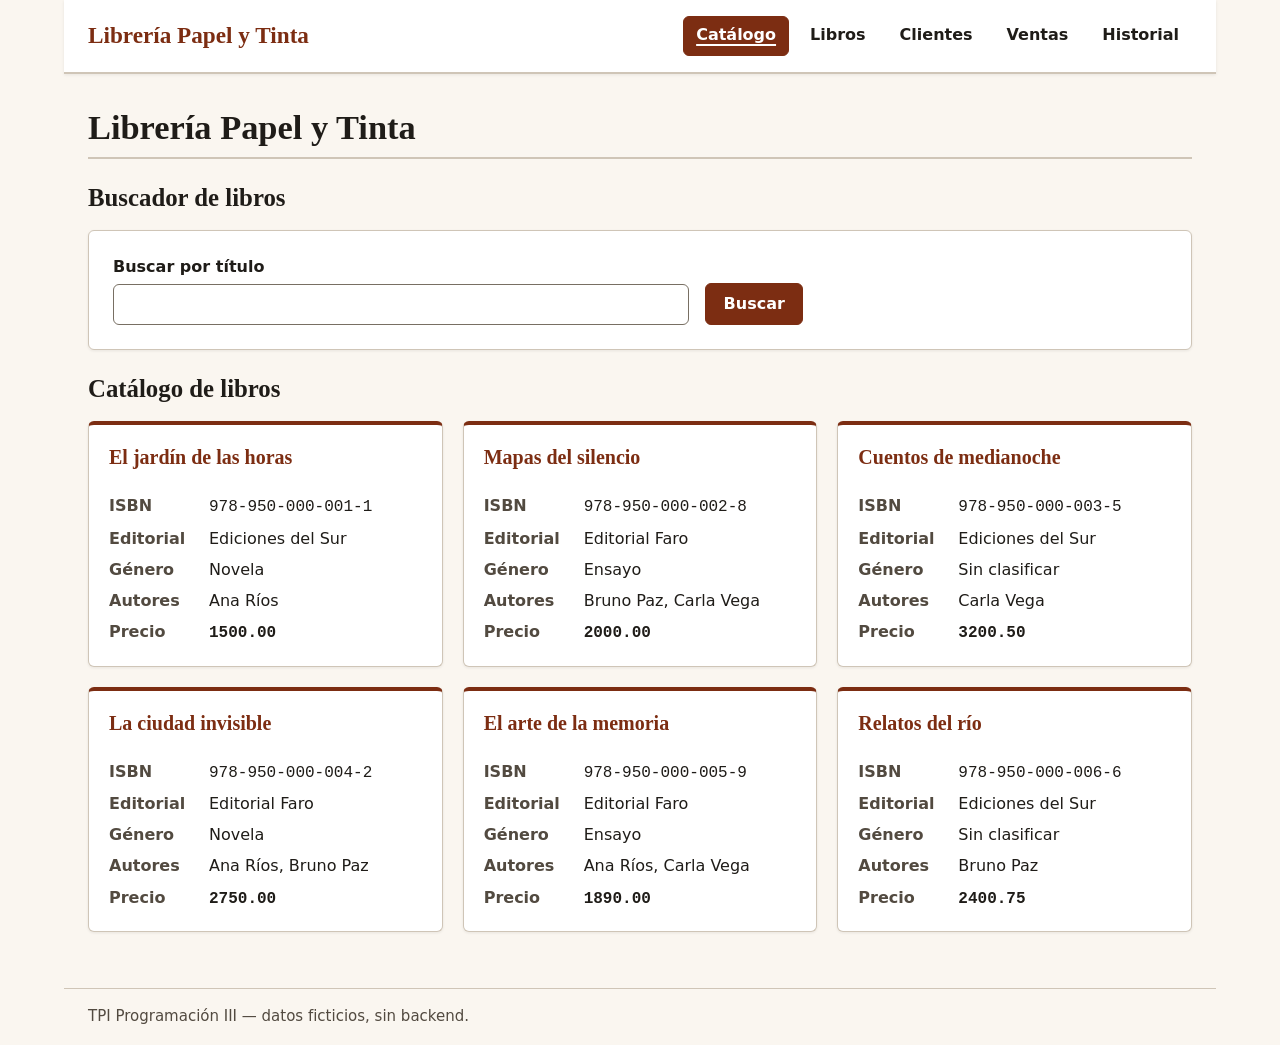
<file: frontend/index.html>
<!doctype html>
<html lang="es">
<head>
  <meta charset="utf-8">
  <meta name="viewport" content="width=device-width, initial-scale=1.0">
  <title>Catálogo — Librería Papel y Tinta</title>
  <link rel="stylesheet" href="css/estilos.css">
</head>
<body data-vista="catalogo">
  <a class="salto" href="#contenido">Saltar al contenido</a>

  <header class="encabezado">
    <p class="encabezado__marca"><a href="index.html">Librería Papel y Tinta</a></p>
    <nav aria-label="Principal">
      <ul>
        <li><a href="index.html" aria-current="page">Catálogo</a></li>
        <li><a href="libros.html">Libros</a></li>
        <li><a href="clientes.html">Clientes</a></li>
        <li><a href="ventas.html">Ventas</a></li>
        <li><a href="historial.html">Historial</a></li>
      </ul>
    </nav>
  </header>

  <main id="contenido" tabindex="-1">
    <h1>Librería Papel y Tinta</h1>

    <section aria-labelledby="titulo-busqueda">
      <h2 id="titulo-busqueda">Buscador de libros</h2>
      <form id="catalogo-busqueda" role="search" action="index.html" method="get">
        <div class="campo">
          <label for="catalogo-buscar">Buscar por título</label>
          <input type="search" id="catalogo-buscar" name="busqueda" spellcheck="false">
        </div>
        <button type="submit">Buscar</button>
      </form>
    </section>

    <section aria-labelledby="titulo-catalogo">
      <h2 id="titulo-catalogo">Catálogo de libros</h2>

      <p id="catalogo-mensaje-vacio" class="mensaje mensaje--info" data-estado="vacio" role="status" hidden>
        No hay libros en el catálogo.
      </p>
      <p id="catalogo-mensaje-sin-resultados" class="mensaje mensaje--info" data-estado="sin-resultados" role="status" hidden>
        No se encontraron libros con ese título.
      </p>

      <ul id="catalogo-lista" class="catalogo-lista">
        <li data-libro-id="1">
          <article class="tarjeta-libro">
            <h3 data-campo="titulo">El jardín de las horas</h3>
            <dl>
              <dt>ISBN</dt>
              <dd data-campo="isbn">978-950-000-001-1</dd>
              <dt>Editorial</dt>
              <dd data-campo="editorial">Ediciones del Sur</dd>
              <dt>Género</dt>
              <dd data-campo="genero">Novela</dd>
              <dt>Autores</dt>
              <dd data-campo="autores">Ana Ríos</dd>
              <dt>Precio</dt>
              <dd data-campo="precio">1500.00</dd>
            </dl>
          </article>
        </li>
        <li data-libro-id="2">
          <article class="tarjeta-libro">
            <h3 data-campo="titulo">Mapas del silencio</h3>
            <dl>
              <dt>ISBN</dt>
              <dd data-campo="isbn">978-950-000-002-8</dd>
              <dt>Editorial</dt>
              <dd data-campo="editorial">Editorial Faro</dd>
              <dt>Género</dt>
              <dd data-campo="genero">Ensayo</dd>
              <dt>Autores</dt>
              <dd data-campo="autores">Bruno Paz, Carla Vega</dd>
              <dt>Precio</dt>
              <dd data-campo="precio">2000.00</dd>
            </dl>
          </article>
        </li>
        <li data-libro-id="3">
          <article class="tarjeta-libro">
            <h3 data-campo="titulo">Cuentos de medianoche</h3>
            <dl>
              <dt>ISBN</dt>
              <dd data-campo="isbn">978-950-000-003-5</dd>
              <dt>Editorial</dt>
              <dd data-campo="editorial">Ediciones del Sur</dd>
              <dt>Género</dt>
              <dd data-campo="genero">Sin clasificar</dd>
              <dt>Autores</dt>
              <dd data-campo="autores">Carla Vega</dd>
              <dt>Precio</dt>
              <dd data-campo="precio">3200.50</dd>
            </dl>
          </article>
        </li>
        <li data-libro-id="4">
          <article class="tarjeta-libro">
            <h3 data-campo="titulo">La ciudad invisible</h3>
            <dl>
              <dt>ISBN</dt>
              <dd data-campo="isbn">978-950-000-004-2</dd>
              <dt>Editorial</dt>
              <dd data-campo="editorial">Editorial Faro</dd>
              <dt>Género</dt>
              <dd data-campo="genero">Novela</dd>
              <dt>Autores</dt>
              <dd data-campo="autores">Ana Ríos, Bruno Paz</dd>
              <dt>Precio</dt>
              <dd data-campo="precio">2750.00</dd>
            </dl>
          </article>
        </li>
      </ul>
    </section>

    <template id="plantilla-tarjeta-libro">
      <li data-libro-id="">
        <article class="tarjeta-libro">
          <h3 data-campo="titulo"></h3>
          <dl>
            <dt>ISBN</dt>
            <dd data-campo="isbn"></dd>
            <dt>Editorial</dt>
            <dd data-campo="editorial"></dd>
            <dt>Género</dt>
            <dd data-campo="genero"></dd>
            <dt>Autores</dt>
            <dd data-campo="autores"></dd>
            <dt>Precio</dt>
            <dd data-campo="precio"></dd>
          </dl>
        </article>
      </li>
    </template>
  </main>

  <footer class="pie">
    <p>TPI Programación III — datos ficticios, sin backend.</p>
  </footer>

  <script defer src="js/datos.js"></script>
  <script defer src="js/persistencia.js"></script>
  <script defer src="js/catalogo.js"></script>
</body>
</html>
</file>
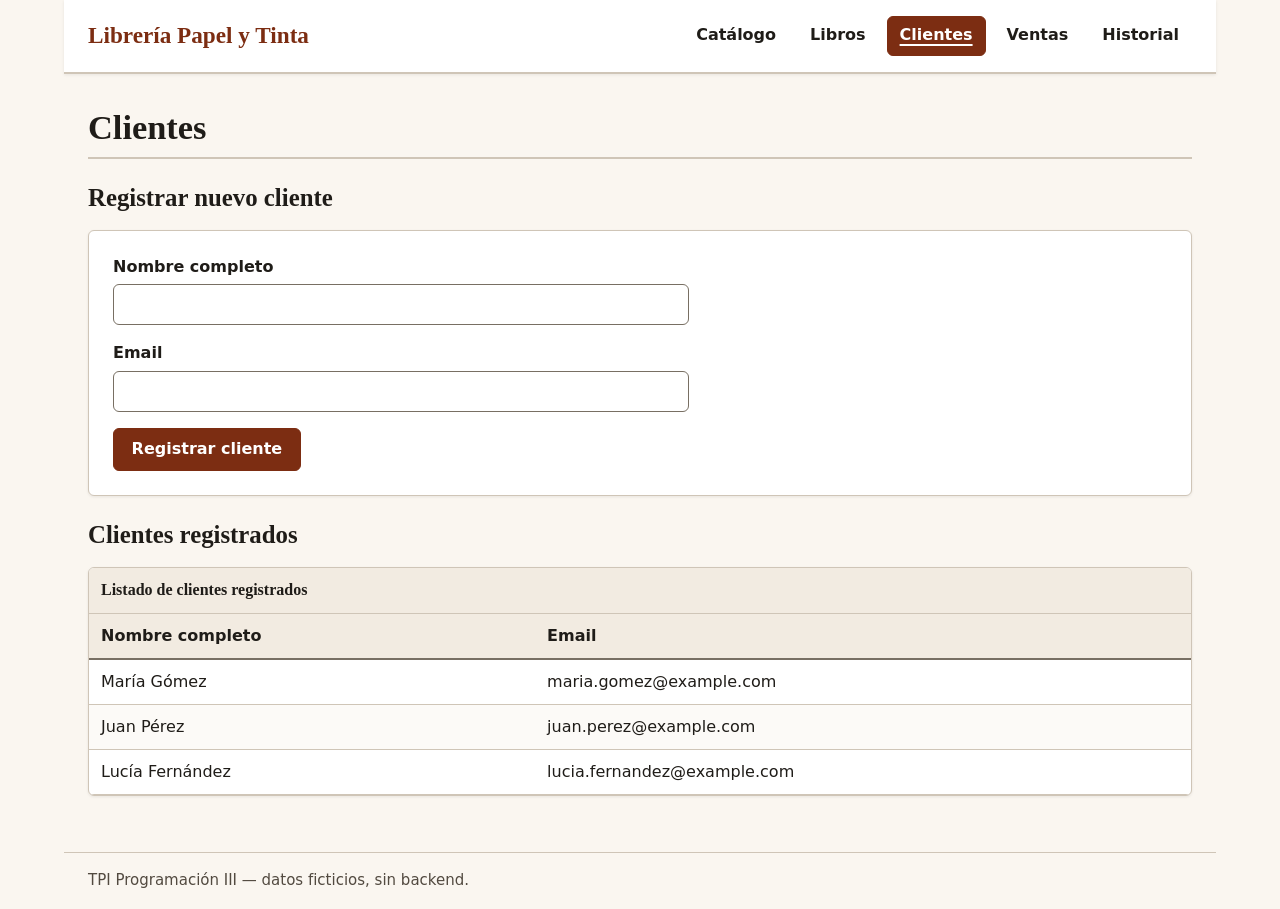
<file: frontend/clientes.html>
<!doctype html>
<html lang="es">
<head>
  <meta charset="utf-8">
  <meta name="viewport" content="width=device-width, initial-scale=1.0">
  <title>Clientes — Librería Papel y Tinta</title>
  <link rel="stylesheet" href="css/estilos.css">
</head>
<body data-vista="clientes">
  <a class="salto" href="#contenido">Saltar al contenido</a>

  <header class="encabezado">
    <p class="encabezado__marca"><a href="index.html">Librería Papel y Tinta</a></p>
    <nav aria-label="Principal">
      <ul>
        <li><a href="index.html">Catálogo</a></li>
        <li><a href="libros.html">Libros</a></li>
        <li><a href="clientes.html" aria-current="page">Clientes</a></li>
        <li><a href="ventas.html">Ventas</a></li>
        <li><a href="historial.html">Historial</a></li>
      </ul>
    </nav>
  </header>

  <main id="contenido" tabindex="-1">
    <h1>Clientes</h1>

    <section aria-labelledby="titulo-alta-cliente">
      <h2 id="titulo-alta-cliente">Registrar nuevo cliente</h2>
      <form id="form-cliente" action="clientes.html" method="get" novalidate>
        <div class="campo">
          <label for="cliente-nombre-completo">Nombre completo</label>
          <input type="text" id="cliente-nombre-completo" name="nombreCompleto" autocomplete="name" required>
        </div>

        <div class="campo">
          <label for="cliente-email">Email</label>
          <input type="email" id="cliente-email" name="email" autocomplete="email" spellcheck="false" required>
        </div>

        <p id="clientes-mensaje-ok" class="mensaje mensaje--ok" data-estado="ok" role="status" hidden>
          Cliente registrado correctamente.
        </p>

        <div id="clientes-mensaje-error" class="mensaje mensaje--error" data-estado="error" role="alert" hidden>
          <p>Error: no se pudo registrar el cliente. Revisá:</p>
          <ul id="clientes-errores"></ul>
        </div>

        <button type="submit">Registrar cliente</button>
      </form>
    </section>

    <section aria-labelledby="titulo-listado-clientes">
      <h2 id="titulo-listado-clientes">Clientes registrados</h2>

      <p id="clientes-mensaje-vacio" class="mensaje mensaje--info" data-estado="vacio" role="status" hidden>
        Todavía no hay clientes registrados.
      </p>

      <div class="tabla-contenedor">
        <table>
          <caption>Listado de clientes registrados</caption>
          <thead>
            <tr>
              <th scope="col">Nombre completo</th>
              <th scope="col">Email</th>
            </tr>
          </thead>
          <tbody id="clientes-lista">
            <tr data-cliente-id="1">
              <td data-campo="nombreCompleto">María Gómez</td>
              <td data-campo="email">maria.gomez@example.com</td>
            </tr>
            <tr data-cliente-id="2">
              <td data-campo="nombreCompleto">Juan Pérez</td>
              <td data-campo="email">juan.perez@example.com</td>
            </tr>
            <tr data-cliente-id="3">
              <td data-campo="nombreCompleto">Lucía Fernández</td>
              <td data-campo="email">lucia.fernandez@example.com</td>
            </tr>
          </tbody>
        </table>
      </div>
    </section>

    <template id="plantilla-fila-cliente">
      <tr data-cliente-id="">
        <td data-campo="nombreCompleto"></td>
        <td data-campo="email"></td>
      </tr>
    </template>
  </main>

  <footer class="pie">
    <p>TPI Programación III — datos ficticios, sin backend.</p>
  </footer>

  <script defer src="js/datos.js"></script>
  <script defer src="js/persistencia.js"></script>
  <script defer src="js/validaciones.js"></script>
  <script defer src="js/altas.js"></script>
</body>
</html>
</file>
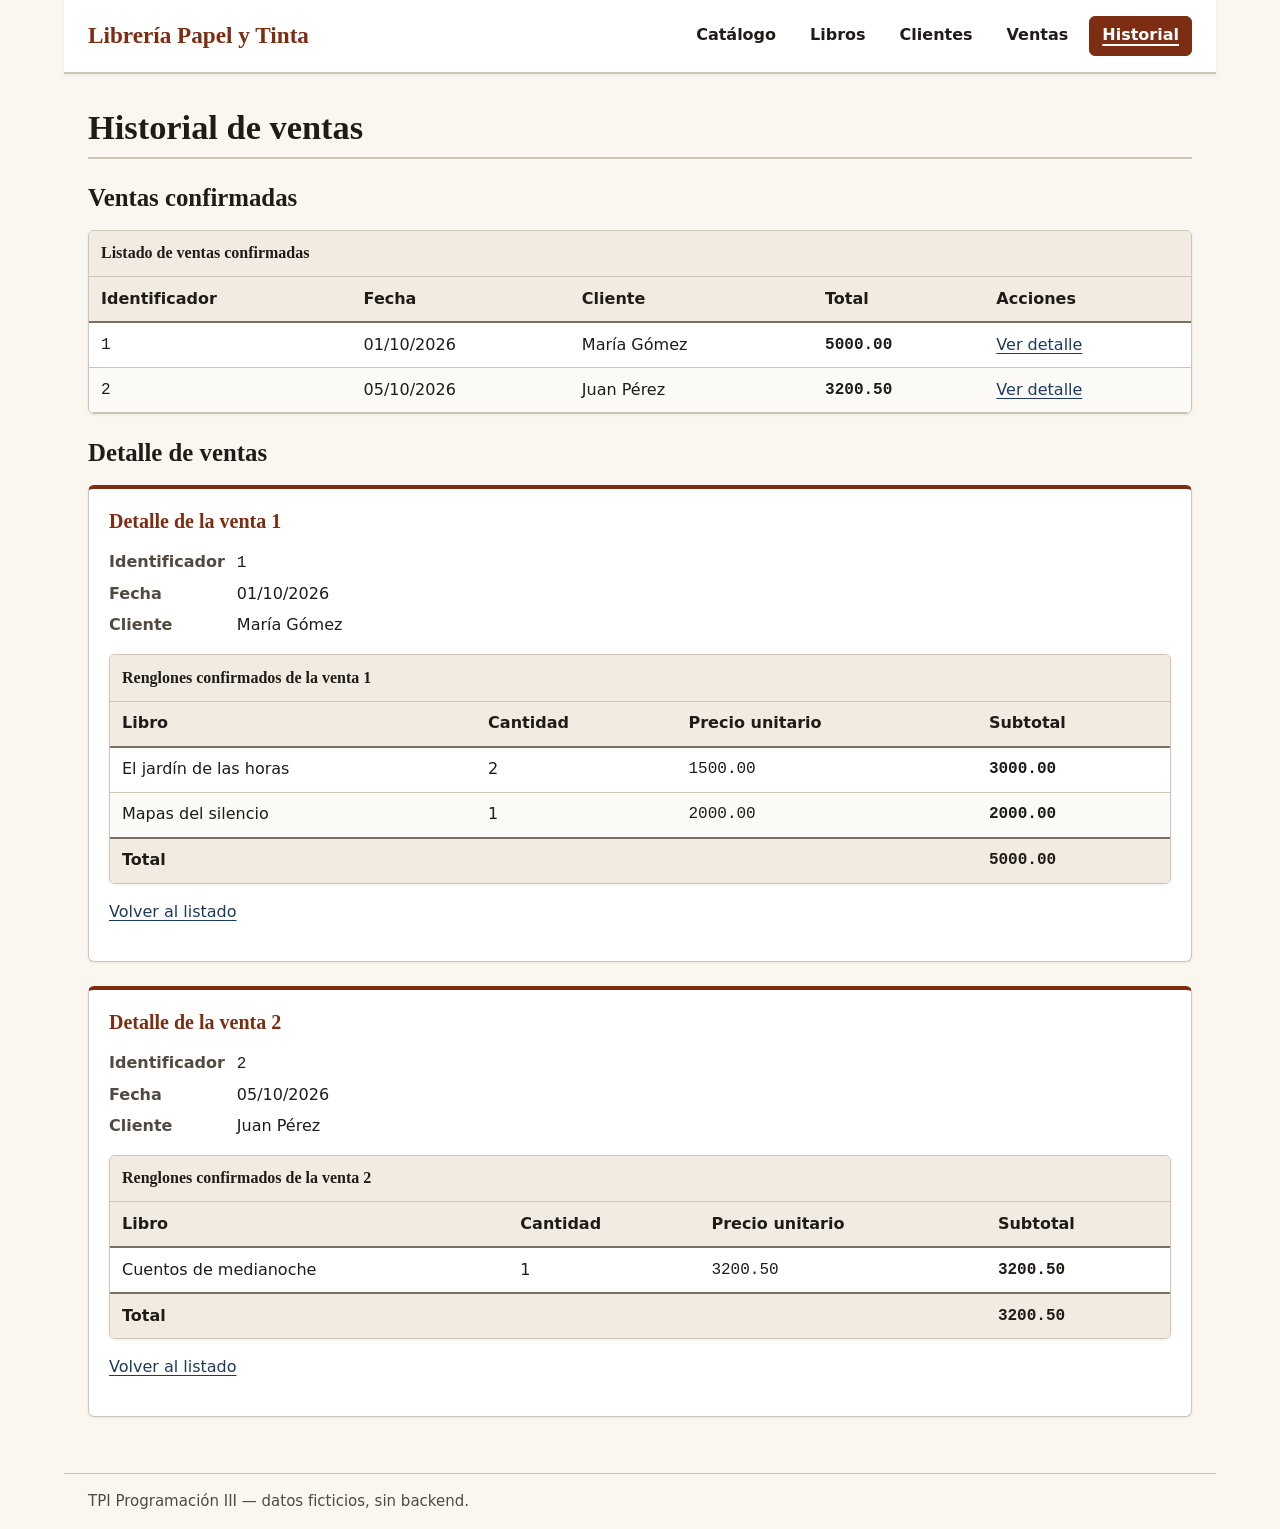
<file: frontend/historial.html>
<!doctype html>
<html lang="es">
<head>
  <meta charset="utf-8">
  <meta name="viewport" content="width=device-width, initial-scale=1.0">
  <title>Historial — Librería Papel y Tinta</title>
  <link rel="stylesheet" href="css/estilos.css">
</head>
<body data-vista="historial">
  <a class="salto" href="#contenido">Saltar al contenido</a>

  <header class="encabezado">
    <p class="encabezado__marca"><a href="index.html">Librería Papel y Tinta</a></p>
    <nav aria-label="Principal">
      <ul>
        <li><a href="index.html">Catálogo</a></li>
        <li><a href="libros.html">Libros</a></li>
        <li><a href="clientes.html">Clientes</a></li>
        <li><a href="ventas.html">Ventas</a></li>
        <li><a href="historial.html" aria-current="page">Historial</a></li>
      </ul>
    </nav>
  </header>

  <main id="contenido" tabindex="-1">
    <h1>Historial de ventas</h1>

    <section id="historial-listado" aria-labelledby="titulo-historial-listado">
      <h2 id="titulo-historial-listado">Ventas confirmadas</h2>

      <p id="historial-mensaje-vacio" class="mensaje mensaje--info" data-estado="vacio" role="status" hidden>
        Todavía no hay ventas confirmadas.
      </p>

      <div class="tabla-contenedor">
        <table>
          <caption>Listado de ventas confirmadas</caption>
          <thead>
            <tr>
              <th scope="col">Identificador</th>
              <th scope="col">Fecha</th>
              <th scope="col">Cliente</th>
              <th scope="col">Total</th>
              <th scope="col">Acciones</th>
            </tr>
          </thead>
          <tbody id="historial-lista">
            <tr data-venta-id="1">
              <td data-campo="id">1</td>
              <td data-campo="fecha"><time datetime="2026-10-01">01/10/2026</time></td>
              <td data-campo="cliente">María Gómez</td>
              <td data-campo="total">5000.00</td>
              <td>
                <a href="#detalle-venta-1" data-accion="ver-detalle" data-venta-id="1">
                  Ver detalle <span class="visualmente-oculto">de la venta 1</span>
                </a>
              </td>
            </tr>
            <tr data-venta-id="2">
              <td data-campo="id">2</td>
              <td data-campo="fecha"><time datetime="2026-10-05">05/10/2026</time></td>
              <td data-campo="cliente">Juan Pérez</td>
              <td data-campo="total">3200.50</td>
              <td>
                <a href="#detalle-venta-2" data-accion="ver-detalle" data-venta-id="2">
                  Ver detalle <span class="visualmente-oculto">de la venta 2</span>
                </a>
              </td>
            </tr>
          </tbody>
        </table>
      </div>
    </section>

    <section id="historial-detalles" aria-labelledby="titulo-historial-detalles">
      <h2 id="titulo-historial-detalles">Detalle de ventas</h2>

      <article id="detalle-venta-1" class="detalle-venta" data-venta-id="1">
        <h3>Detalle de la venta 1</h3>
        <dl>
          <dt>Identificador</dt>
          <dd data-campo="id">1</dd>
          <dt>Fecha</dt>
          <dd data-campo="fecha"><time datetime="2026-10-01">01/10/2026</time></dd>
          <dt>Cliente</dt>
          <dd data-campo="cliente">María Gómez</dd>
        </dl>

        <div class="tabla-contenedor">
          <table>
            <caption>Renglones confirmados de la venta 1</caption>
            <thead>
              <tr>
                <th scope="col">Libro</th>
                <th scope="col">Cantidad</th>
                <th scope="col">Precio unitario</th>
                <th scope="col">Subtotal</th>
              </tr>
            </thead>
            <tbody data-campo="renglones">
              <tr>
                <td data-campo="titulo">El jardín de las horas</td>
                <td data-campo="cantidad">2</td>
                <td data-campo="precioUnitario">1500.00</td>
                <td data-campo="subtotal">3000.00</td>
              </tr>
              <tr>
                <td data-campo="titulo">Mapas del silencio</td>
                <td data-campo="cantidad">1</td>
                <td data-campo="precioUnitario">2000.00</td>
                <td data-campo="subtotal">2000.00</td>
              </tr>
            </tbody>
            <tfoot>
              <tr>
                <th scope="row" colspan="3">Total</th>
                <td data-campo="total">5000.00</td>
              </tr>
            </tfoot>
          </table>
        </div>

        <p><a href="#historial-listado">Volver al listado</a></p>
      </article>

      <article id="detalle-venta-2" class="detalle-venta" data-venta-id="2">
        <h3>Detalle de la venta 2</h3>
        <dl>
          <dt>Identificador</dt>
          <dd data-campo="id">2</dd>
          <dt>Fecha</dt>
          <dd data-campo="fecha"><time datetime="2026-10-05">05/10/2026</time></dd>
          <dt>Cliente</dt>
          <dd data-campo="cliente">Juan Pérez</dd>
        </dl>

        <div class="tabla-contenedor">
          <table>
            <caption>Renglones confirmados de la venta 2</caption>
            <thead>
              <tr>
                <th scope="col">Libro</th>
                <th scope="col">Cantidad</th>
                <th scope="col">Precio unitario</th>
                <th scope="col">Subtotal</th>
              </tr>
            </thead>
            <tbody data-campo="renglones">
              <tr>
                <td data-campo="titulo">Cuentos de medianoche</td>
                <td data-campo="cantidad">1</td>
                <td data-campo="precioUnitario">3200.50</td>
                <td data-campo="subtotal">3200.50</td>
              </tr>
            </tbody>
            <tfoot>
              <tr>
                <th scope="row" colspan="3">Total</th>
                <td data-campo="total">3200.50</td>
              </tr>
            </tfoot>
          </table>
        </div>

        <p><a href="#historial-listado">Volver al listado</a></p>
      </article>
    </section>

    <template id="plantilla-fila-venta">
      <tr data-venta-id="">
        <td data-campo="id"></td>
        <td data-campo="fecha"><time datetime=""></time></td>
        <td data-campo="cliente"></td>
        <td data-campo="total"></td>
        <td>
          <a href="#" data-accion="ver-detalle" data-venta-id="">
            Ver detalle <span class="visualmente-oculto" data-campo="contextoVenta"></span>
          </a>
        </td>
      </tr>
    </template>

    <template id="plantilla-detalle-venta">
      <article class="detalle-venta" data-venta-id="">
        <h3 data-campo="encabezadoDetalle"></h3>
        <dl>
          <dt>Identificador</dt>
          <dd data-campo="id"></dd>
          <dt>Fecha</dt>
          <dd data-campo="fecha"><time datetime=""></time></dd>
          <dt>Cliente</dt>
          <dd data-campo="cliente"></dd>
        </dl>
        <div class="tabla-contenedor">
          <table>
            <caption data-campo="captionTabla"></caption>
            <thead>
              <tr>
                <th scope="col">Libro</th>
                <th scope="col">Cantidad</th>
                <th scope="col">Precio unitario</th>
                <th scope="col">Subtotal</th>
              </tr>
            </thead>
            <tbody data-campo="renglones"></tbody>
            <tfoot>
              <tr>
                <th scope="row" colspan="3">Total</th>
                <td data-campo="total"></td>
              </tr>
            </tfoot>
          </table>
        </div>
        <p><a href="#historial-listado">Volver al listado</a></p>
      </article>
    </template>

    <template id="plantilla-fila-renglon-detalle">
      <tr>
        <td data-campo="titulo"></td>
        <td data-campo="cantidad"></td>
        <td data-campo="precioUnitario"></td>
        <td data-campo="subtotal"></td>
      </tr>
    </template>
  </main>

  <footer class="pie">
    <p>TPI Programación III — datos ficticios, sin backend.</p>
  </footer>

  <script defer src="js/datos.js"></script>
  <script defer src="js/persistencia.js"></script>
  <script defer src="js/historial.js"></script>
</body>
</html>
</file>
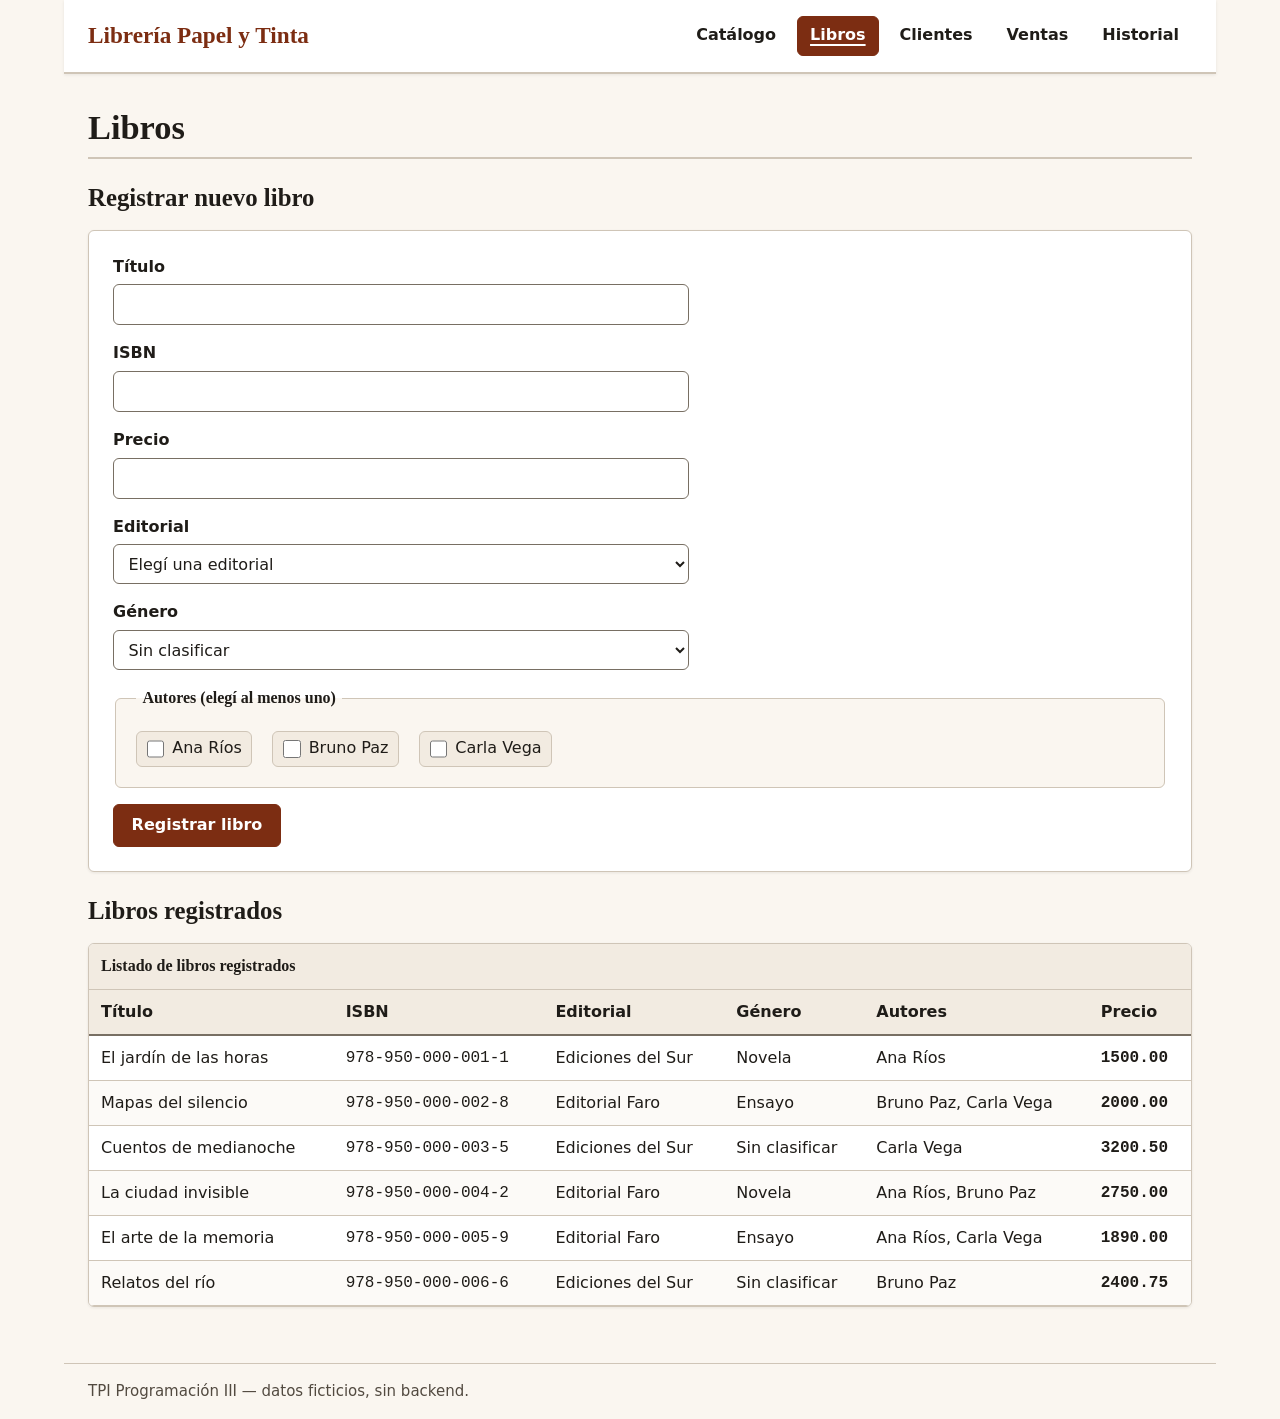
<file: frontend/libros.html>
<!doctype html>
<html lang="es">
<head>
  <meta charset="utf-8">
  <meta name="viewport" content="width=device-width, initial-scale=1.0">
  <title>Libros — Librería Papel y Tinta</title>
  <link rel="stylesheet" href="css/estilos.css">
</head>
<body data-vista="libros">
  <a class="salto" href="#contenido">Saltar al contenido</a>

  <header class="encabezado">
    <p class="encabezado__marca"><a href="index.html">Librería Papel y Tinta</a></p>
    <nav aria-label="Principal">
      <ul>
        <li><a href="index.html">Catálogo</a></li>
        <li><a href="libros.html" aria-current="page">Libros</a></li>
        <li><a href="clientes.html">Clientes</a></li>
        <li><a href="ventas.html">Ventas</a></li>
        <li><a href="historial.html">Historial</a></li>
      </ul>
    </nav>
  </header>

  <main id="contenido" tabindex="-1">
    <h1>Libros</h1>

    <section aria-labelledby="titulo-alta-libro">
      <h2 id="titulo-alta-libro">Registrar nuevo libro</h2>
      <form id="form-libro" action="libros.html" method="get" novalidate>
        <div class="campo">
          <label for="libro-titulo">Título</label>
          <input type="text" id="libro-titulo" name="titulo" required>
        </div>

        <div class="campo">
          <label for="libro-isbn">ISBN</label>
          <input type="text" id="libro-isbn" name="isbn" spellcheck="false" autocomplete="off" required>
        </div>

        <div class="campo">
          <label for="libro-precio">Precio</label>
          <input type="number" id="libro-precio" name="precio" min="0.01" step="0.01" required>
        </div>

        <div class="campo">
          <label for="libro-editorial">Editorial</label>
          <select id="libro-editorial" name="editorialId" required>
            <option value="">Elegí una editorial</option>
            <option value="1">Ediciones del Sur</option>
            <option value="2">Editorial Faro</option>
          </select>
        </div>

        <div class="campo">
          <label for="libro-genero">Género</label>
          <select id="libro-genero" name="generoId">
            <option value="">Sin clasificar</option>
            <option value="1">Novela</option>
            <option value="2">Ensayo</option>
          </select>
        </div>

        <fieldset id="libro-autores">
          <legend>Autores (elegí al menos uno)</legend>
          <div id="libro-autores-opciones">
            <div class="opcion-casilla">
              <input type="checkbox" id="libro-autor-1" name="autorIds" value="1">
              <label for="libro-autor-1">Ana Ríos</label>
            </div>
            <div class="opcion-casilla">
              <input type="checkbox" id="libro-autor-2" name="autorIds" value="2">
              <label for="libro-autor-2">Bruno Paz</label>
            </div>
            <div class="opcion-casilla">
              <input type="checkbox" id="libro-autor-3" name="autorIds" value="3">
              <label for="libro-autor-3">Carla Vega</label>
            </div>
          </div>
        </fieldset>

        <p id="libros-mensaje-ok" class="mensaje mensaje--ok" data-estado="ok" role="status" hidden>
          Libro registrado correctamente.
        </p>

        <div id="libros-mensaje-error" class="mensaje mensaje--error" data-estado="error" role="alert" hidden>
          <p>Error: no se pudo registrar el libro. Revisá:</p>
          <ul id="libros-errores"></ul>
        </div>

        <button type="submit">Registrar libro</button>
      </form>
    </section>

    <section aria-labelledby="titulo-listado-libros">
      <h2 id="titulo-listado-libros">Libros registrados</h2>

      <p id="libros-mensaje-vacio" class="mensaje mensaje--info" data-estado="vacio" role="status" hidden>
        Todavía no hay libros registrados.
      </p>

      <div class="tabla-contenedor">
        <table>
          <caption>Listado de libros registrados</caption>
          <thead>
            <tr>
              <th scope="col">Título</th>
              <th scope="col">ISBN</th>
              <th scope="col">Editorial</th>
              <th scope="col">Género</th>
              <th scope="col">Autores</th>
              <th scope="col">Precio</th>
            </tr>
          </thead>
          <tbody id="libros-lista">
            <tr data-libro-id="1">
              <td data-campo="titulo">El jardín de las horas</td>
              <td data-campo="isbn">978-950-000-001-1</td>
              <td data-campo="editorial">Ediciones del Sur</td>
              <td data-campo="genero">Novela</td>
              <td data-campo="autores">Ana Ríos</td>
              <td data-campo="precio">1500.00</td>
            </tr>
            <tr data-libro-id="2">
              <td data-campo="titulo">Mapas del silencio</td>
              <td data-campo="isbn">978-950-000-002-8</td>
              <td data-campo="editorial">Editorial Faro</td>
              <td data-campo="genero">Ensayo</td>
              <td data-campo="autores">Bruno Paz, Carla Vega</td>
              <td data-campo="precio">2000.00</td>
            </tr>
            <tr data-libro-id="3">
              <td data-campo="titulo">Cuentos de medianoche</td>
              <td data-campo="isbn">978-950-000-003-5</td>
              <td data-campo="editorial">Ediciones del Sur</td>
              <td data-campo="genero">Sin clasificar</td>
              <td data-campo="autores">Carla Vega</td>
              <td data-campo="precio">3200.50</td>
            </tr>
            <tr data-libro-id="4">
              <td data-campo="titulo">La ciudad invisible</td>
              <td data-campo="isbn">978-950-000-004-2</td>
              <td data-campo="editorial">Editorial Faro</td>
              <td data-campo="genero">Novela</td>
              <td data-campo="autores">Ana Ríos, Bruno Paz</td>
              <td data-campo="precio">2750.00</td>
            </tr>
          </tbody>
        </table>
      </div>
    </section>

    <template id="plantilla-fila-libro">
      <tr data-libro-id="">
        <td data-campo="titulo"></td>
        <td data-campo="isbn"></td>
        <td data-campo="editorial"></td>
        <td data-campo="genero"></td>
        <td data-campo="autores"></td>
        <td data-campo="precio"></td>
      </tr>
    </template>
  </main>

  <footer class="pie">
    <p>TPI Programación III — datos ficticios, sin backend.</p>
  </footer>

  <script defer src="js/datos.js"></script>
  <script defer src="js/persistencia.js"></script>
  <script defer src="js/validaciones.js"></script>
  <script defer src="js/altas.js"></script>
</body>
</html>
</file>
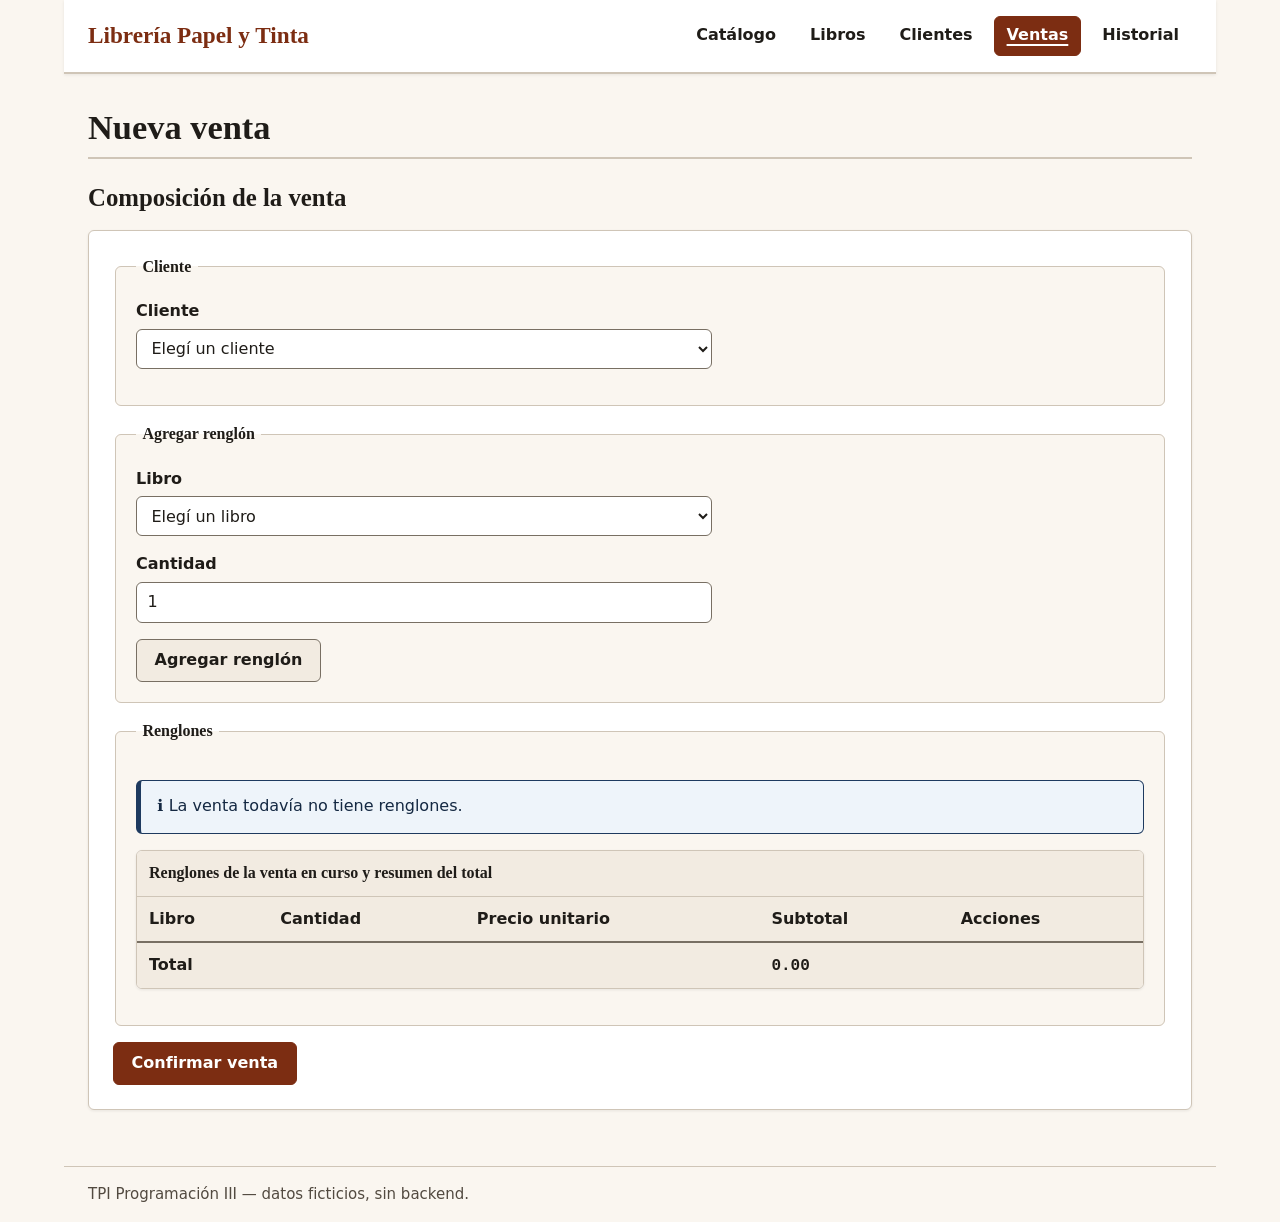
<file: frontend/ventas.html>
<!doctype html>
<html lang="es">
<head>
  <meta charset="utf-8">
  <meta name="viewport" content="width=device-width, initial-scale=1.0">
  <title>Ventas — Librería Papel y Tinta</title>
  <link rel="stylesheet" href="css/estilos.css">
</head>
<body data-vista="ventas">
  <a class="salto" href="#contenido">Saltar al contenido</a>

  <header class="encabezado">
    <p class="encabezado__marca"><a href="index.html">Librería Papel y Tinta</a></p>
    <nav aria-label="Principal">
      <ul>
        <li><a href="index.html">Catálogo</a></li>
        <li><a href="libros.html">Libros</a></li>
        <li><a href="clientes.html">Clientes</a></li>
        <li><a href="ventas.html" aria-current="page">Ventas</a></li>
        <li><a href="historial.html">Historial</a></li>
      </ul>
    </nav>
  </header>

  <main id="contenido" tabindex="-1">
    <h1>Nueva venta</h1>

    <section aria-labelledby="titulo-componer-venta">
      <h2 id="titulo-componer-venta">Composición de la venta</h2>

      <form id="form-venta" action="ventas.html" method="get" novalidate>
        <fieldset>
          <legend>Cliente</legend>
          <div class="campo">
            <label for="venta-cliente">Cliente</label>
            <select id="venta-cliente" name="clienteId" required>
              <option value="">Elegí un cliente</option>
              <option value="1">María Gómez</option>
              <option value="2">Juan Pérez</option>
              <option value="3">Lucía Fernández</option>
            </select>
          </div>
        </fieldset>

        <fieldset>
          <legend>Agregar renglón</legend>
          <div class="campo">
            <label for="venta-libro">Libro</label>
            <select id="venta-libro" name="libroId">
              <option value="">Elegí un libro</option>
              <option value="1">El jardín de las horas — 1500.00</option>
              <option value="2">Mapas del silencio — 2000.00</option>
              <option value="3">Cuentos de medianoche — 3200.50</option>
              <option value="4">La ciudad invisible — 2750.00</option>
            </select>
          </div>

          <div class="campo">
            <label for="venta-cantidad">Cantidad</label>
            <input type="number" id="venta-cantidad" name="cantidad" min="1" step="1" value="1">
          </div>

          <button type="button" id="venta-agregar-renglon" data-accion="agregar-renglon">Agregar renglón</button>
        </fieldset>

        <fieldset>
          <legend>Renglones</legend>

          <p id="venta-mensaje-vacio" class="mensaje mensaje--info" data-estado="vacio" role="status" hidden>
            La venta todavía no tiene renglones.
          </p>

          <div class="tabla-contenedor">
            <table>
              <caption>Renglones de la venta en curso y resumen del total</caption>
              <thead>
                <tr>
                  <th scope="col">Libro</th>
                  <th scope="col">Cantidad</th>
                  <th scope="col">Precio unitario</th>
                  <th scope="col">Subtotal</th>
                  <th scope="col">Acciones</th>
                </tr>
              </thead>
              <tbody id="venta-renglones">
                <tr data-libro-id="1">
                  <td data-campo="titulo">El jardín de las horas</td>
                  <td>
                    <label for="venta-renglon-1-cantidad" class="visualmente-oculto">Cantidad de «El jardín de las horas»</label>
                    <input type="number" id="venta-renglon-1-cantidad" name="cantidadRenglon" min="1" step="1" value="2" data-accion="cambiar-cantidad">
                  </td>
                  <td data-campo="precioUnitario">1500.00</td>
                  <td data-campo="subtotal">3000.00</td>
                  <td>
                    <button type="button" data-accion="quitar-renglon">
                      Quitar renglón <span class="visualmente-oculto">de «El jardín de las horas»</span>
                    </button>
                  </td>
                </tr>
                <tr data-libro-id="2">
                  <td data-campo="titulo">Mapas del silencio</td>
                  <td>
                    <label for="venta-renglon-2-cantidad" class="visualmente-oculto">Cantidad de «Mapas del silencio»</label>
                    <input type="number" id="venta-renglon-2-cantidad" name="cantidadRenglon" min="1" step="1" value="1" data-accion="cambiar-cantidad">
                  </td>
                  <td data-campo="precioUnitario">2000.00</td>
                  <td data-campo="subtotal">2000.00</td>
                  <td>
                    <button type="button" data-accion="quitar-renglon">
                      Quitar renglón <span class="visualmente-oculto">de «Mapas del silencio»</span>
                    </button>
                  </td>
                </tr>
              </tbody>
              <tfoot>
                <tr>
                  <th scope="row" colspan="3">Total</th>
                  <td colspan="2"><output id="venta-total" data-campo="total">5000.00</output></td>
                </tr>
              </tfoot>
            </table>
          </div>
        </fieldset>

        <p id="venta-mensaje-ok" class="mensaje mensaje--ok" data-estado="ok" role="status" hidden>
          Venta confirmada correctamente.
        </p>

        <div id="venta-mensaje-error" class="mensaje mensaje--error" data-estado="error" role="alert" hidden>
          <p>Error: no se pudo confirmar la venta. Revisá:</p>
          <ul id="venta-errores"></ul>
        </div>

        <button type="submit" id="venta-confirmar">Confirmar venta</button>
      </form>
    </section>

    <template id="plantilla-fila-renglon">
      <tr data-libro-id="">
        <td data-campo="titulo"></td>
        <td>
          <label class="visualmente-oculto">Cantidad</label>
          <input type="number" name="cantidadRenglon" min="1" step="1" value="1" data-accion="cambiar-cantidad">
        </td>
        <td data-campo="precioUnitario"></td>
        <td data-campo="subtotal"></td>
        <td>
          <button type="button" data-accion="quitar-renglon">
            Quitar renglón <span class="visualmente-oculto" data-campo="contextoLibro"></span>
          </button>
        </td>
      </tr>
    </template>
  </main>

  <footer class="pie">
    <p>TPI Programación III — datos ficticios, sin backend.</p>
  </footer>

  <script defer src="js/datos.js"></script>
  <script defer src="js/persistencia.js"></script>
  <script defer src="js/validaciones.js"></script>
  <script defer src="js/ventas.js"></script>
</body>
</html>
</file>
<file: frontend/css/estilos.css>
/* ==========================================================================
   Identidad visual y maquetación adaptable — Librería Papel y Tinta (C-02)
   100 % CSS3 nativo en archivo externo, sin frameworks ni recursos remotos.
   ========================================================================== */

:root {
  /* Superficies y fondos */
  --color-fondo: #faf6f0;
  --color-superficie: #ffffff;
  --color-superficie-alt: #f2ebe1;

  /* Texto (contraste WCAG AA/AAA sobre fondo y superficie) */
  --color-texto: #1f1c18;
  --color-texto-secundario: #524a40;

  /* Marca y acentos */
  --color-primario: #7c2d12;
  --color-primario-hover: #5c1f0b;
  --color-secundario: #1e3a5f;
  --color-secundario-hover: #142842;
  --color-foco: #0f4c81;

  /* Bordes, radios y sombras */
  --color-borde: #cfc5b7;
  --color-borde-fuerte: #786f63;
  --radio-borde: 0.375rem;
  --sombra-tarjeta: 0 1px 3px rgba(31, 28, 24, 0.08);

  /* Estados semánticos (fondo + borde + texto de alto contraste) */
  --color-info-fondo: #eef4fa;
  --color-info-borde: #1e3a5f;
  --color-info-texto: #142842;

  --color-ok-fondo: #edf7ed;
  --color-ok-borde: #1b5e20;
  --color-ok-texto: #134217;

  --color-error-fondo: #fdf0ef;
  --color-error-borde: #991b1b;
  --color-error-texto: #6b1111;

  /* Pilas tipográficas nativas (0 peticiones externas) */
  --fuente-cuerpo: system-ui, -apple-system, BlinkMacSystemFont, "Segoe UI", Roboto, "Helvetica Neue", Arial, sans-serif;
  --fuente-titulos: Georgia, "Cambria", "Times New Roman", Times, serif;
  --fuente-mono: ui-monospace, "Cascadia Mono", "Consolas", "Liberation Mono", monospace;

  /* Escala de espaciado */
  --espacio-xs: 0.25rem;
  --espacio-sm: 0.5rem;
  --espacio-md: 1rem;
  --espacio-lg: 1.5rem;
  --espacio-xl: 2rem;
}

:where(*, *::before, *::after) {
  box-sizing: border-box;
}

[hidden] {
  display: none !important;
}

html {
  font-size: 100%;
  -webkit-text-size-adjust: 100%;
}

body {
  margin: 0;
  min-height: 100dvh;
  display: flex;
  flex-direction: column;
  font-family: var(--fuente-cuerpo);
  font-size: 1rem;
  line-height: 1.55;
  background-color: var(--color-fondo);
  color: var(--color-texto);
  overflow-wrap: break-word;
}

img,
svg {
  max-width: 100%;
  height: auto;
  display: block;
}

/* Tipografía de encabezados y enlaces */
h1,
h2,
h3 {
  font-family: var(--fuente-titulos);
  color: var(--color-texto);
  line-height: 1.25;
  margin-block: 0 var(--espacio-md);
}

h1 {
  font-size: clamp(1.6rem, 1.35rem + 1.2vw, 2.15rem);
  border-bottom: 2px solid var(--color-borde);
  padding-bottom: var(--espacio-sm);
}

h2 {
  font-size: clamp(1.25rem, 1.1rem + 0.7vw, 1.55rem);
}

h3 {
  font-size: clamp(1.1rem, 1.02rem + 0.4vw, 1.25rem);
}

p {
  margin-block: 0 var(--espacio-md);
}

a {
  color: var(--color-secundario);
  text-decoration: underline;
  text-underline-offset: 0.2rem;
}

a:hover {
  color: var(--color-primario);
}

/* Foco visible de alto contraste en todos los controles */
:focus-visible {
  outline: 3px solid var(--color-foco);
  outline-offset: 2px;
}

/* Utilidad para texto exclusivo de lectores de pantalla */
.visualmente-oculto {
  position: absolute !important;
  clip-path: inset(50%) !important;
  overflow: hidden !important;
  width: 1px !important;
  height: 1px !important;
  margin: -1px !important;
  padding: 0 !important;
  border: 0 !important;
  white-space: nowrap !important;
}

/* Enlace "Saltar al contenido": oculto hasta recibir foco */
.salto:not(:focus):not(:focus-visible) {
  position: absolute !important;
  clip-path: inset(50%) !important;
  overflow: hidden !important;
  width: 1px !important;
  height: 1px !important;
  margin: -1px !important;
  padding: 0 !important;
  border: 0 !important;
  white-space: nowrap !important;
}

.salto:focus,
.salto:focus-visible {
  align-self: flex-start;
  display: inline-block;
  margin: var(--espacio-sm) clamp(0.75rem, 3vw, 1.5rem);
  padding: var(--espacio-sm) 0.85rem;
  background-color: var(--color-superficie);
  color: var(--color-texto);
  border: 2px solid var(--color-primario);
  border-radius: var(--radio-borde);
  font-weight: 700;
  text-decoration: none;
  box-shadow: var(--sombra-tarjeta);
}

/* Contenedores principales centrados y adaptables (320 px a 1280 px) */
.encabezado,
main,
.pie {
  width: 100%;
  max-width: 72rem;
  margin-inline: auto;
  padding-inline: clamp(0.75rem, 3vw, 1.5rem);
}

/* Cabecera y navegación principal (Flexbox) */
.encabezado {
  display: flex;
  flex-wrap: wrap;
  align-items: center;
  justify-content: space-between;
  gap: 0.75rem 1.5rem;
  padding-block: 1rem;
  background-color: var(--color-superficie);
  border-bottom: 2px solid var(--color-borde);
  box-shadow: var(--sombra-tarjeta);
}

.encabezado__marca {
  margin: 0;
  font-family: var(--fuente-titulos);
  font-size: clamp(1.2rem, 1.05rem + 0.6vw, 1.45rem);
  font-weight: 700;
}

.encabezado__marca a {
  color: var(--color-primario);
  text-decoration: none;
}

.encabezado__marca a:hover {
  color: var(--color-primario-hover);
  text-decoration: underline;
}

.encabezado nav ul {
  display: flex;
  flex-wrap: wrap;
  align-items: center;
  gap: 0.4rem 0.5rem;
  list-style: none;
  margin: 0;
  padding: 0;
}

.encabezado nav a {
  display: inline-block;
  color: var(--color-texto);
  text-decoration: none;
  font-weight: 600;
  padding: 0.4rem 0.75rem;
  border-radius: var(--radio-borde);
  border: 1px solid transparent;
}

.encabezado nav a:hover {
  background-color: var(--color-superficie-alt);
  border-color: var(--color-borde);
  color: var(--color-texto);
  text-decoration: underline;
}

.encabezado nav a[aria-current="page"] {
  background-color: var(--color-primario);
  color: #ffffff;
  border-color: var(--color-primario);
  font-weight: 700;
  text-decoration: underline;
  text-decoration-thickness: 2px;
  text-underline-offset: 0.25rem;
}

main {
  flex: 1;
  padding-block: clamp(1.25rem, 3vw, 2rem);
}

section {
  margin-block: var(--espacio-lg);
}

.pie {
  padding-block: 1rem;
  border-top: 1px solid var(--color-borde);
  color: var(--color-texto-secundario);
  font-size: 0.9375rem;
}

.pie p {
  margin: 0;
}

/* Aviso de maqueta y mensajes de estado (no dependen solo del color) */
.aviso-maqueta,
.mensaje {
  padding: 0.85rem 1rem;
  margin-block: var(--espacio-md);
  border: 1px solid var(--color-info-borde);
  border-inline-start-width: 5px;
  border-radius: var(--radio-borde);
  background-color: var(--color-info-fondo);
  color: var(--color-info-texto);
}

.aviso-maqueta::before,
.mensaje--info::before {
  content: "ℹ ";
  font-weight: 700;
}

.mensaje--info {
  border-style: solid;
}

.mensaje--ok {
  background-color: var(--color-ok-fondo);
  border-color: var(--color-ok-borde);
  color: var(--color-ok-texto);
  border-width: 2px;
  border-inline-start-width: 6px;
  border-style: solid;
  font-weight: 600;
}

.mensaje--ok::before {
  content: "✓ ";
  font-weight: 700;
}

.mensaje--error {
  background-color: var(--color-error-fondo);
  border-color: var(--color-error-borde);
  color: var(--color-error-texto);
  border-width: 2px;
  border-inline-start-width: 6px;
  border-style: dashed;
  border-inline-start-style: solid;
}

.mensaje--error > p:first-child {
  font-weight: 700;
  margin-block-end: var(--espacio-xs);
}

.mensaje--error > p:first-child::before {
  content: "⚠ ";
  font-weight: 700;
}

.mensaje--error ul {
  margin: var(--espacio-xs) 0 0 0;
  padding-inline-start: 1.25rem;
}

/* Formularios, paneles, fieldsets y controles */
#catalogo-busqueda,
#form-libro,
#form-cliente,
#form-venta {
  background-color: var(--color-superficie);
  border: 1px solid var(--color-borde);
  border-radius: var(--radio-borde);
  padding: clamp(0.9rem, 2.5vw, 1.5rem);
  box-shadow: var(--sombra-tarjeta);
  max-width: 100%;
}

#catalogo-busqueda {
  display: flex;
  flex-wrap: wrap;
  align-items: flex-end;
  gap: 0.75rem 1rem;
}

#catalogo-busqueda .campo {
  flex: 1 1 14rem;
  margin-block-end: 0;
}

.campo {
  margin-block-end: var(--espacio-md);
  min-width: 0;
  max-width: 36rem;
}

label {
  display: block;
  font-weight: 600;
  color: var(--color-texto);
  margin-block-end: 0.3rem;
}

#libro-autores-opciones {
  display: flex;
  flex-wrap: wrap;
  gap: 0.5rem 1.25rem;
}

.opcion-casilla {
  display: inline-flex;
  align-items: center;
  gap: 0.5rem;
  min-height: 2.25rem;
  padding: 0.25rem 0.6rem;
  background-color: var(--color-superficie-alt);
  border: 1px solid var(--color-borde);
  border-radius: var(--radio-borde);
}

.opcion-casilla input[type="checkbox"] {
  width: 1.1rem;
  height: 1.1rem;
  margin: 0;
  accent-color: var(--color-primario);
  cursor: pointer;
}

.opcion-casilla label {
  display: inline;
  font-weight: 500;
  margin-block-end: 0;
  cursor: pointer;
}

input[type="text"],
input[type="search"],
input[type="email"],
input[type="number"],
select {
  font: inherit;
  width: 100%;
  max-width: 100%;
  min-height: 2.5rem;
  padding: 0.45rem 0.65rem;
  border: 1px solid var(--color-borde-fuerte);
  border-radius: var(--radio-borde);
  background-color: var(--color-superficie);
  color: var(--color-texto);
}

td input[type="number"] {
  width: 5.5rem;
  min-height: 2.25rem;
}

/* Botones primarios (submit) y secundarios (button) */
button {
  font: inherit;
  font-weight: 600;
  min-height: 2.5rem;
  padding: 0.5rem 1.1rem;
  border-radius: var(--radio-borde);
  border: 1px solid var(--color-borde-fuerte);
  background-color: var(--color-superficie-alt);
  color: var(--color-texto);
  cursor: pointer;
  max-width: 100%;
}

button:hover:not(:disabled) {
  background-color: var(--color-borde);
}

button[type="submit"] {
  background-color: var(--color-primario);
  border-color: var(--color-primario);
  color: #ffffff;
}

button[type="submit"]:hover:not(:disabled) {
  background-color: var(--color-primario-hover);
  border-color: var(--color-primario-hover);
}

button:disabled {
  opacity: 0.6;
  cursor: not-allowed;
}

fieldset {
  min-width: 0;
  max-width: 100%;
  margin-block: 0 var(--espacio-md);
  padding: clamp(0.75rem, 2vw, 1.25rem);
  border: 1px solid var(--color-borde);
  border-radius: var(--radio-borde);
  background-color: var(--color-fondo);
}

legend {
  font-family: var(--fuente-titulos);
  font-weight: 700;
  padding-inline: 0.4rem;
  color: var(--color-texto);
}

/* Grilla de tarjetas en catálogo (CSS Grid adaptable sin desborde en 320 px) */
.catalogo-lista {
  list-style: none;
  padding: 0;
  margin: var(--espacio-md) 0;
  display: grid;
  grid-template-columns: repeat(auto-fill, minmax(min(100%, 17.5rem), 1fr));
  gap: 1.25rem;
}

.catalogo-lista > li {
  min-width: 0;
  display: flex;
}

.tarjeta-libro,
.detalle-venta {
  width: 100%;
  min-width: 0;
  background-color: var(--color-superficie);
  border: 1px solid var(--color-borde);
  border-top: 4px solid var(--color-primario);
  border-radius: var(--radio-borde);
  padding: clamp(0.9rem, 2.5vw, 1.25rem);
  box-shadow: var(--sombra-tarjeta);
}

.tarjeta-libro {
  display: flex;
  flex-direction: column;
  justify-content: space-between;
}

.detalle-venta {
  margin-block-end: var(--espacio-lg);
}

.tarjeta-libro h3,
.detalle-venta h3 {
  margin-top: 0;
  color: var(--color-primario);
}

/* Metadatos en tarjetas y detalles (<dl> con CSS Grid) */
dl {
  margin: var(--espacio-sm) 0 0 0;
  display: grid;
  grid-template-columns: 1fr;
  gap: 0.2rem 0.75rem;
}

@media (min-width: 22.5rem) {
  dl {
    grid-template-columns: minmax(5.5rem, auto) 1fr;
    gap: 0.4rem 0.75rem;
    align-items: baseline;
  }
}

dt {
  font-weight: 700;
  color: var(--color-texto-secundario);
  margin-top: 0.25rem;
}

@media (min-width: 22.5rem) {
  dt {
    margin-top: 0;
  }
}

dd {
  margin-inline-start: 0;
  min-width: 0;
  overflow-wrap: anywhere;
}

/* Datos tabulares y códigos (ISBN, IDs, importes) */
[data-campo="isbn"],
[data-campo="id"],
[data-campo="precio"],
[data-campo="precioUnitario"],
[data-campo="subtotal"],
[data-campo="total"] {
  font-family: var(--fuente-mono);
  font-variant-numeric: tabular-nums;
}

[data-campo="precio"],
[data-campo="subtotal"],
[data-campo="total"] {
  font-weight: 700;
}

/* Tablas con contenedor de desplazamiento horizontal propio */
.tabla-contenedor {
  position: relative;
  width: 100%;
  max-width: 100%;
  overflow-x: auto;
  -webkit-overflow-scrolling: touch;
  margin-block: var(--espacio-md);
  border: 1px solid var(--color-borde);
  border-radius: var(--radio-borde);
  background-color: var(--color-superficie);
  box-shadow: var(--sombra-tarjeta);
}

table {
  width: 100%;
  min-width: 34rem;
  border-collapse: collapse;
}

caption {
  text-align: left;
  font-family: var(--fuente-titulos);
  font-weight: 700;
  padding: 0.65rem 0.75rem;
  background-color: var(--color-superficie-alt);
  border-bottom: 1px solid var(--color-borde);
  color: var(--color-texto);
}

th,
td {
  border-bottom: 1px solid var(--color-borde);
  padding: 0.6rem 0.75rem;
  text-align: left;
  vertical-align: middle;
}

thead th {
  background-color: var(--color-superficie-alt);
  color: var(--color-texto);
  font-weight: 700;
  border-bottom: 2px solid var(--color-borde-fuerte);
  white-space: nowrap;
}

tbody tr:nth-child(even) {
  background-color: #fcfaf7;
}

tfoot th,
tfoot td {
  background-color: var(--color-superficie-alt);
  border-top: 2px solid var(--color-borde-fuerte);
  border-bottom: none;
  font-weight: 700;
}

td[data-campo="precio"],
td[data-campo="precioUnitario"],
td[data-campo="subtotal"],
td[data-campo="total"],
td[data-campo="id"],
td[data-campo="fecha"] {
  white-space: nowrap;
}
</file>
